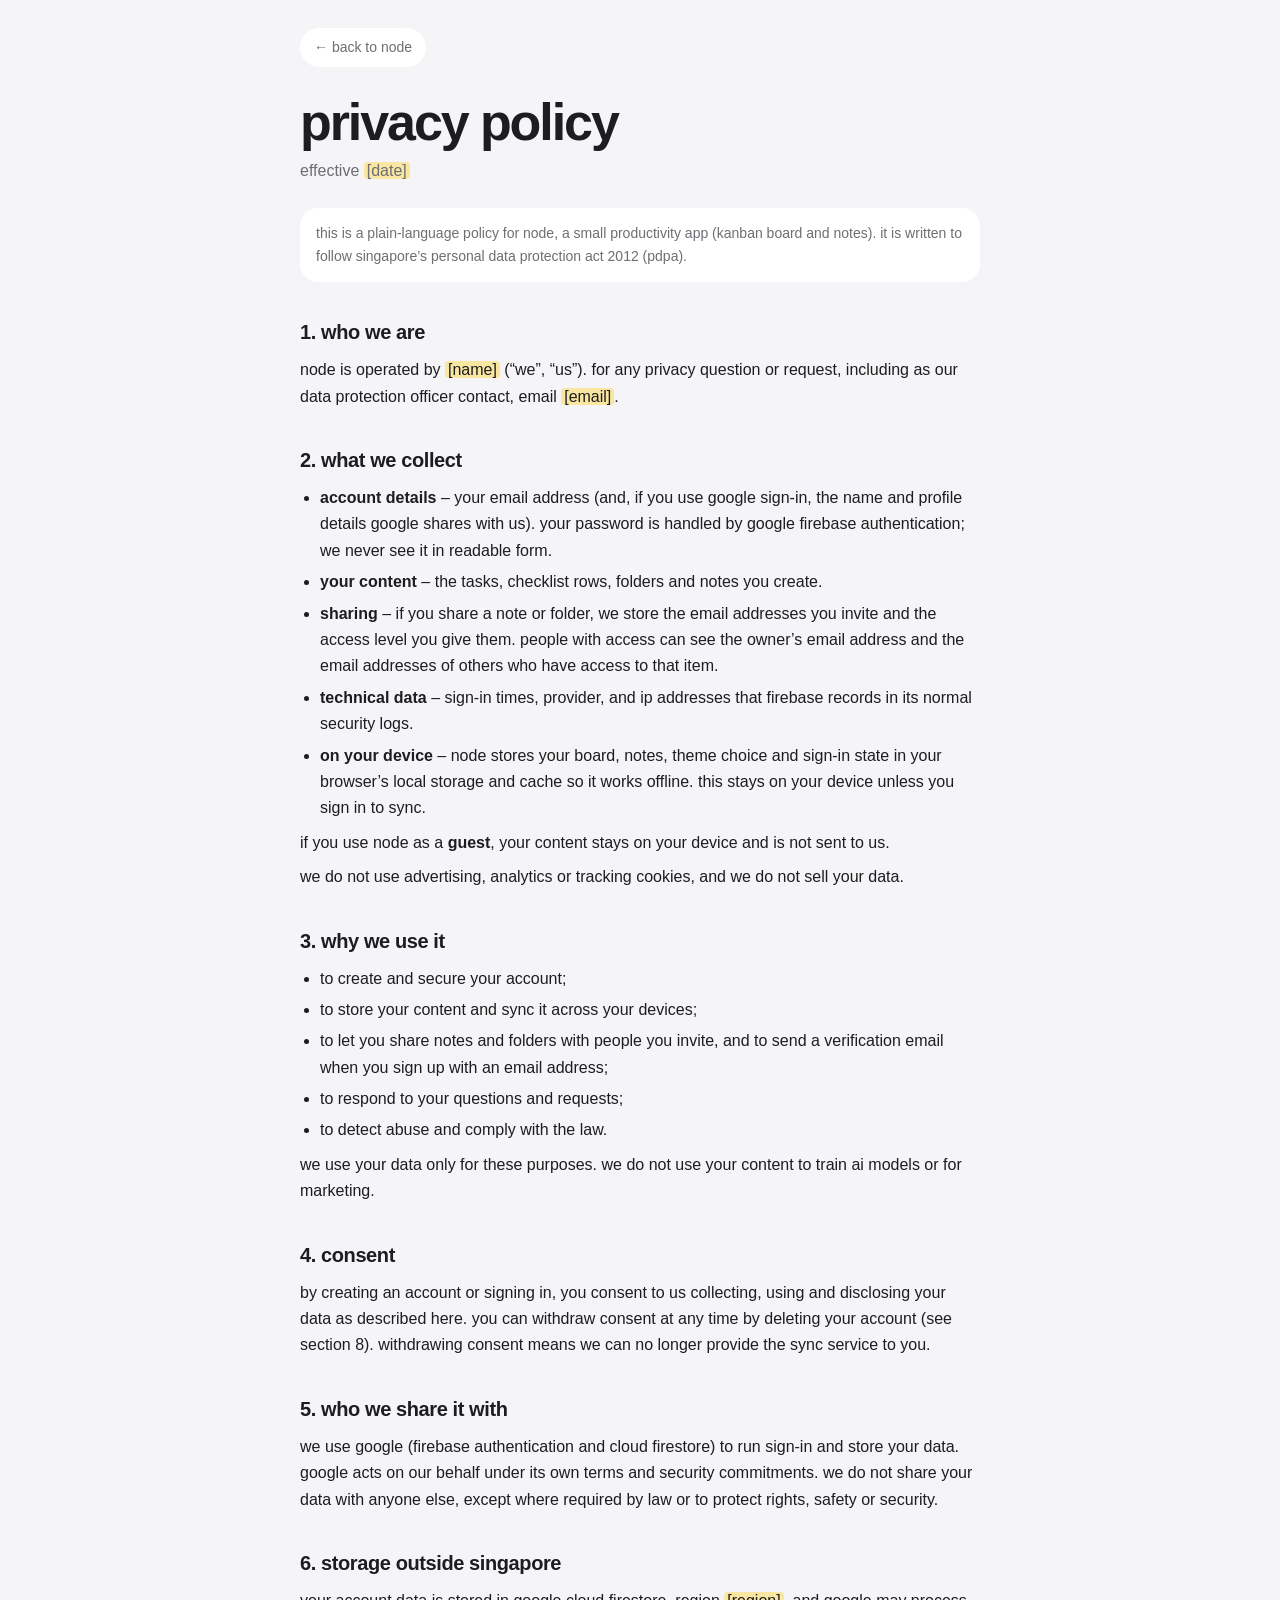
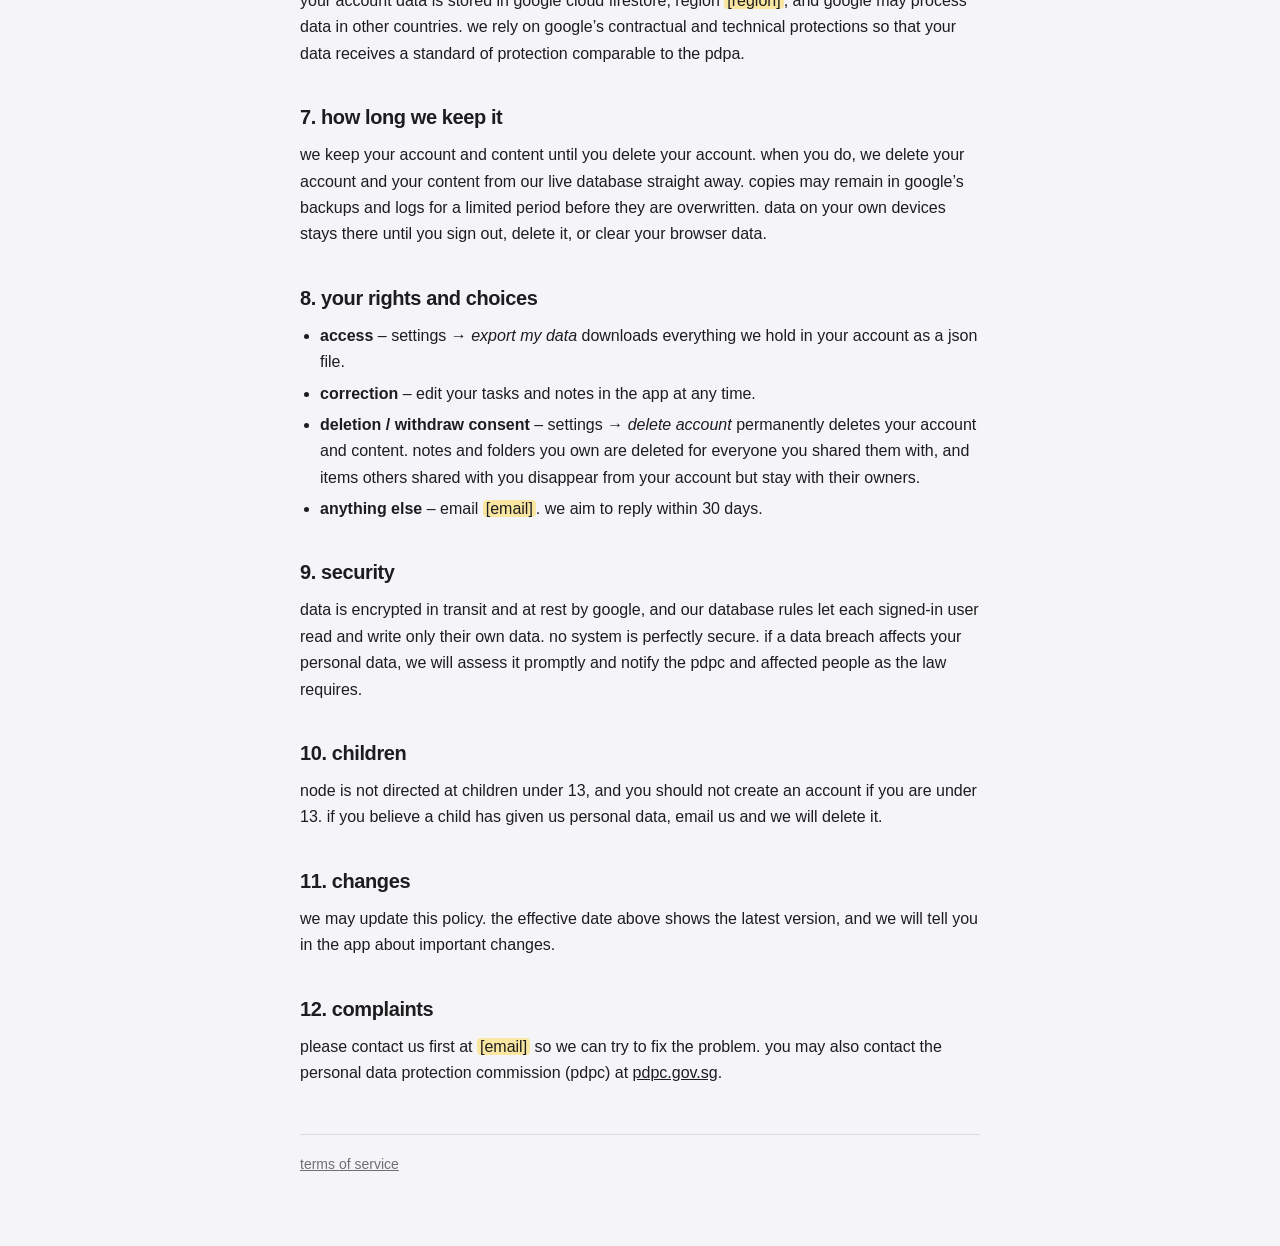
<file: privacy.html>
<!DOCTYPE html>
<html lang="en"><head><meta charset="utf-8"><meta name="viewport" content="width=device-width, initial-scale=1, viewport-fit=cover">
<title>privacy policy · node</title>
<link rel="icon" type="image/svg+xml" href="icon.svg">
<script>try{var t=localStorage.getItem("node-theme");if(t==="light"||t==="dark")document.documentElement.dataset.theme=t}catch(e){}</script>
<link rel="stylesheet" href="legal.css"></head><body><main>
<a class="back" href="index.html">← back to node</a>
<h1>privacy policy</h1>
<p class="meta">effective <span data-l="date"></span></p>
<p class="note">this is a plain-language policy for node, a small productivity app (kanban board and notes). it is written to follow singapore’s personal data protection act 2012 (pdpa).</p>

<h2>1. who we are</h2>
<p>node is operated by <span data-l="name"></span> (“we”, “us”). for any privacy question or request, including as our data protection officer contact, email <a data-l="email"></a>.</p>

<h2>2. what we collect</h2>
<ul>
<li><b>account details</b> – your email address (and, if you use google sign-in, the name and profile details google shares with us). your password is handled by google firebase authentication; we never see it in readable form.</li>
<li><b>your content</b> – the tasks, checklist rows, folders and notes you create.</li>
<li><b>sharing</b> – if you share a note or folder, we store the email addresses you invite and the access level you give them. people with access can see the owner’s email address and the email addresses of others who have access to that item.</li>
<li><b>technical data</b> – sign-in times, provider, and ip addresses that firebase records in its normal security logs.</li>
<li><b>on your device</b> – node stores your board, notes, theme choice and sign-in state in your browser’s local storage and cache so it works offline. this stays on your device unless you sign in to sync.</li>
</ul>
<p>if you use node as a <b>guest</b>, your content stays on your device and is not sent to us.</p>
<p>we do not use advertising, analytics or tracking cookies, and we do not sell your data.</p>

<h2>3. why we use it</h2>
<ul>
<li>to create and secure your account;</li>
<li>to store your content and sync it across your devices;</li>
<li>to let you share notes and folders with people you invite, and to send a verification email when you sign up with an email address;</li>
<li>to respond to your questions and requests;</li>
<li>to detect abuse and comply with the law.</li>
</ul>
<p>we use your data only for these purposes. we do not use your content to train ai models or for marketing.</p>

<h2>4. consent</h2>
<p>by creating an account or signing in, you consent to us collecting, using and disclosing your data as described here. you can withdraw consent at any time by deleting your account (see section 8). withdrawing consent means we can no longer provide the sync service to you.</p>

<h2>5. who we share it with</h2>
<p>we use google (firebase authentication and cloud firestore) to run sign-in and store your data. google acts on our behalf under its own terms and security commitments. we do not share your data with anyone else, except where required by law or to protect rights, safety or security.</p>

<h2>6. storage outside singapore</h2>
<p>your account data is stored in google cloud firestore, region <span data-l="region"></span>, and google may process data in other countries. we rely on google’s contractual and technical protections so that your data receives a standard of protection comparable to the pdpa.</p>

<h2>7. how long we keep it</h2>
<p>we keep your account and content until you delete your account. when you do, we delete your account and your content from our live database straight away. copies may remain in google’s backups and logs for a limited period before they are overwritten. data on your own devices stays there until you sign out, delete it, or clear your browser data.</p>

<h2>8. your rights and choices</h2>
<ul>
<li><b>access</b> – settings → <i>export my data</i> downloads everything we hold in your account as a json file.</li>
<li><b>correction</b> – edit your tasks and notes in the app at any time.</li>
<li><b>deletion / withdraw consent</b> – settings → <i>delete account</i> permanently deletes your account and content. notes and folders you own are deleted for everyone you shared them with, and items others shared with you disappear from your account but stay with their owners.</li>
<li><b>anything else</b> – email <a data-l="email"></a>. we aim to reply within 30 days.</li>
</ul>

<h2>9. security</h2>
<p>data is encrypted in transit and at rest by google, and our database rules let each signed-in user read and write only their own data. no system is perfectly secure. if a data breach affects your personal data, we will assess it promptly and notify the pdpc and affected people as the law requires.</p>

<h2>10. children</h2>
<p>node is not directed at children under 13, and you should not create an account if you are under 13. if you believe a child has given us personal data, email us and we will delete it.</p>

<h2>11. changes</h2>
<p>we may update this policy. the effective date above shows the latest version, and we will tell you in the app about important changes.</p>

<h2>12. complaints</h2>
<p>please contact us first at <a data-l="email"></a> so we can try to fix the problem. you may also contact the personal data protection commission (pdpc) at <a href="https://www.pdpc.gov.sg" rel="noopener">pdpc.gov.sg</a>.</p>

<div class="foot"><a href="terms.html">terms of service</a></div>
</main><script src="legal.js"></script></body></html>
</file>
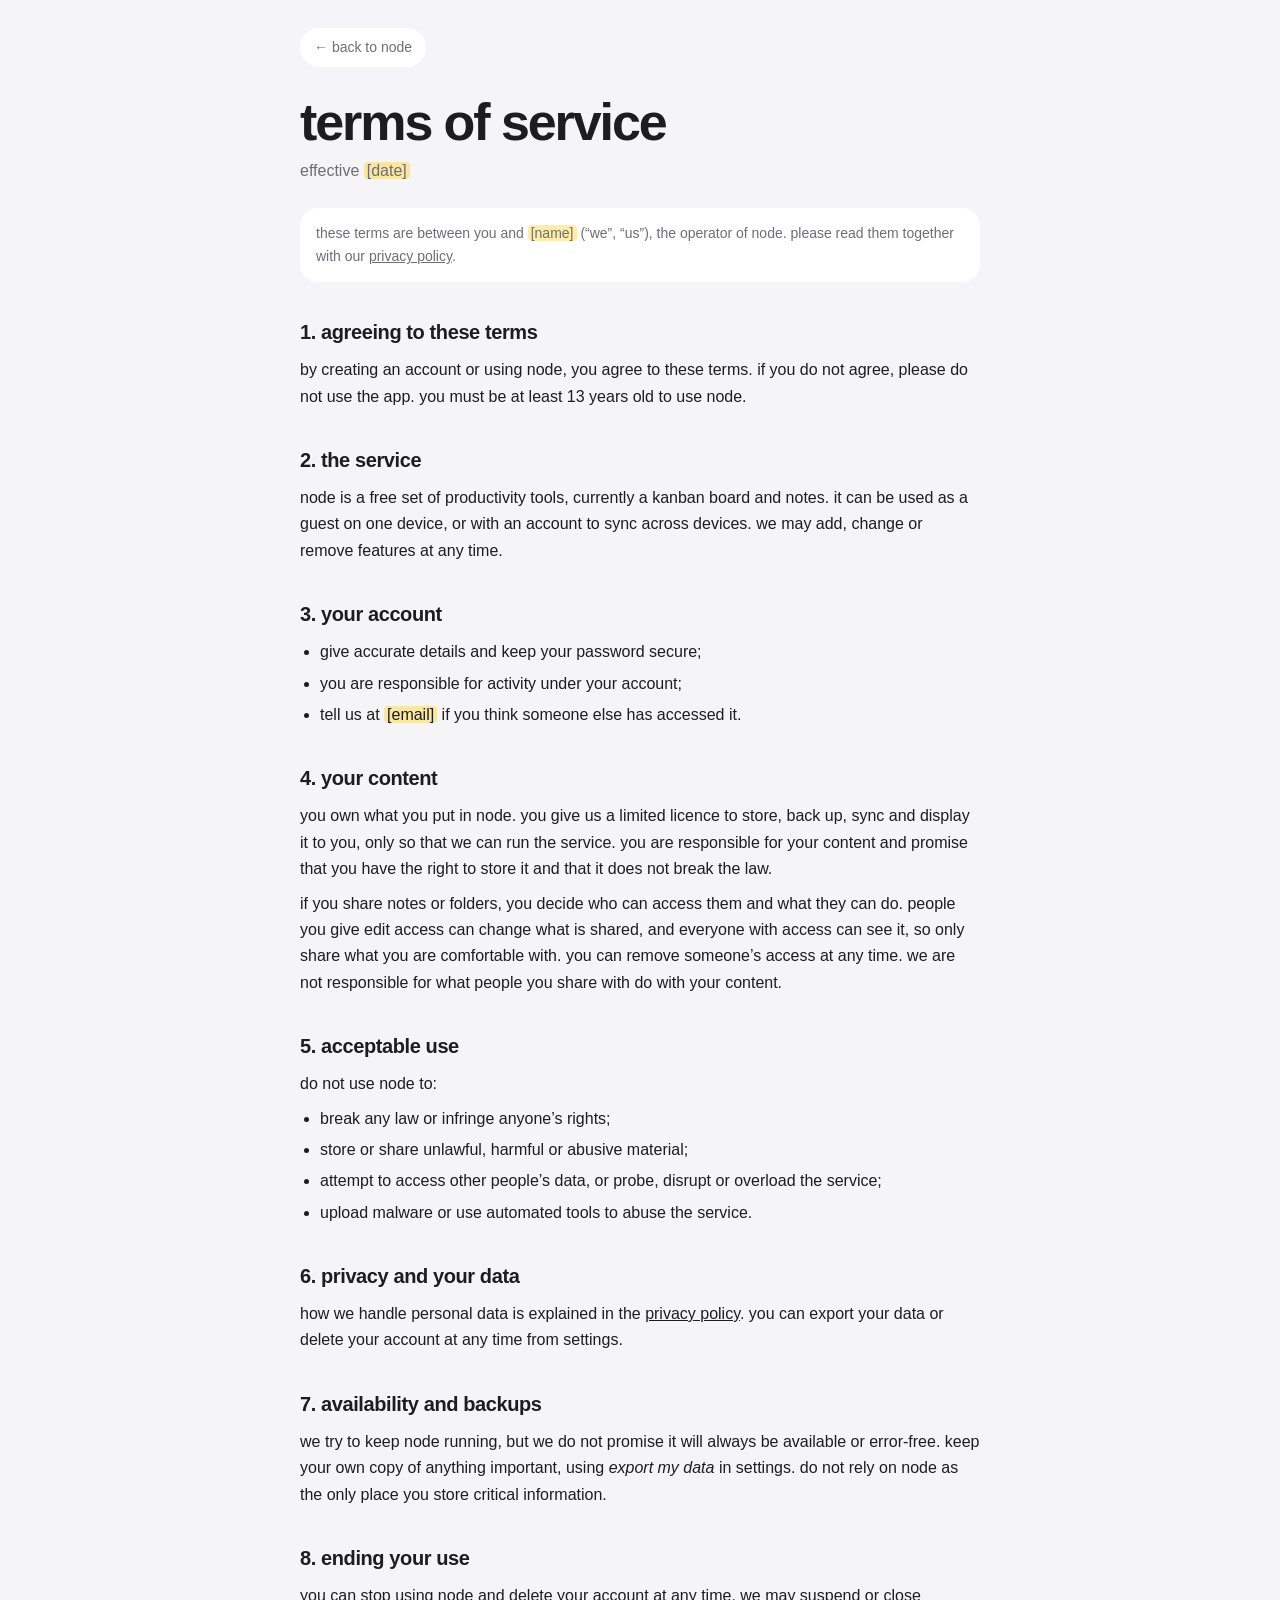
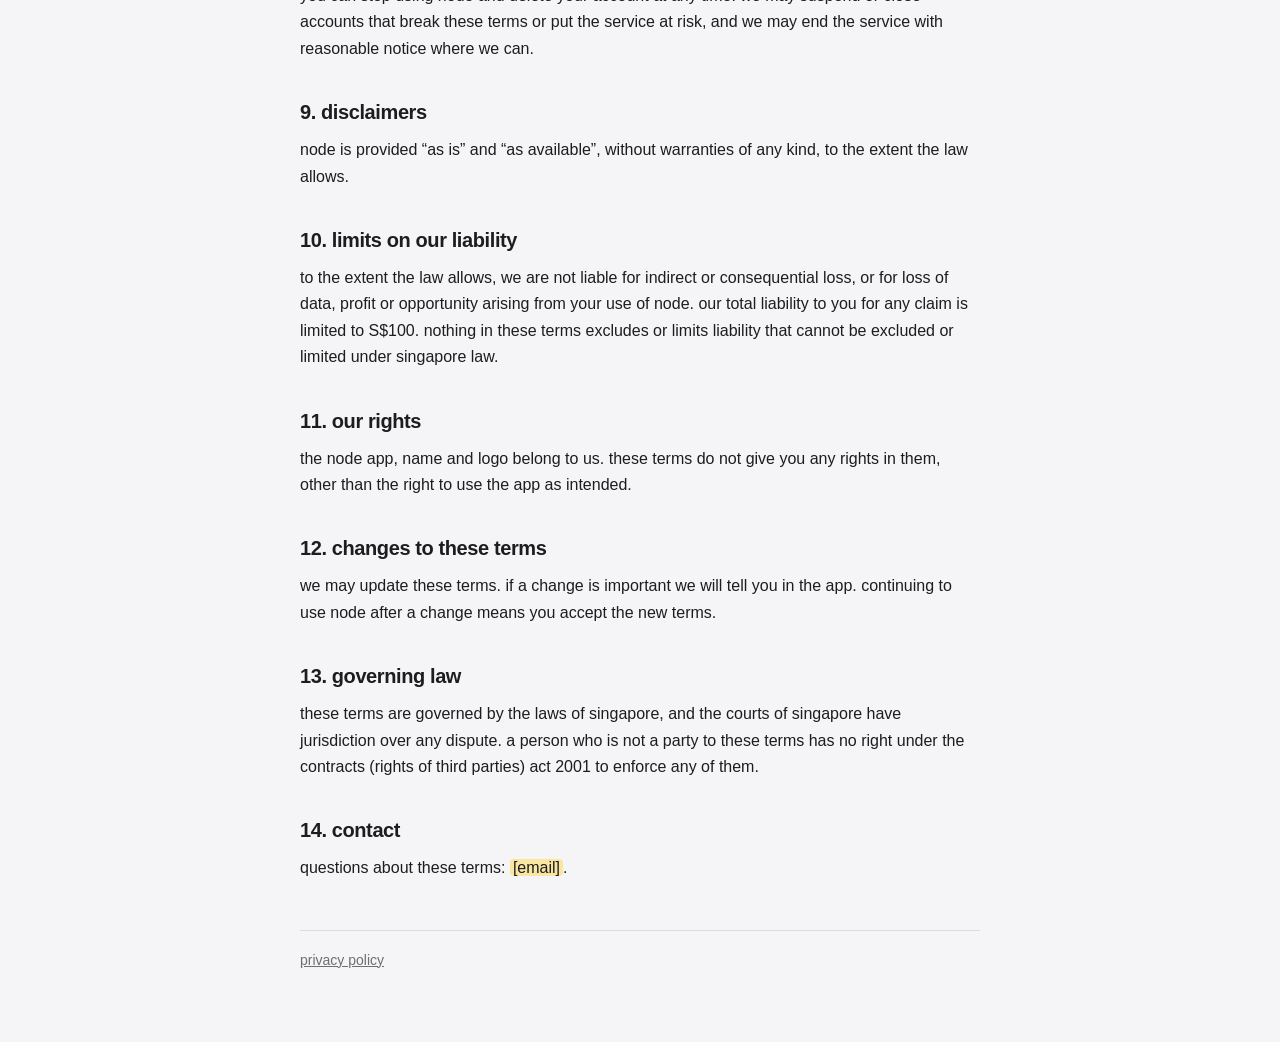
<file: terms.html>
<!DOCTYPE html>
<html lang="en"><head><meta charset="utf-8"><meta name="viewport" content="width=device-width, initial-scale=1, viewport-fit=cover">
<title>terms of service · node</title>
<link rel="icon" type="image/svg+xml" href="icon.svg">
<script>try{var t=localStorage.getItem("node-theme");if(t==="light"||t==="dark")document.documentElement.dataset.theme=t}catch(e){}</script>
<link rel="stylesheet" href="legal.css"></head><body><main>
<a class="back" href="index.html">← back to node</a>
<h1>terms of service</h1>
<p class="meta">effective <span data-l="date"></span></p>
<p class="note">these terms are between you and <span data-l="name"></span> (“we”, “us”), the operator of node. please read them together with our <a href="privacy.html">privacy policy</a>.</p>

<h2>1. agreeing to these terms</h2>
<p>by creating an account or using node, you agree to these terms. if you do not agree, please do not use the app. you must be at least 13 years old to use node.</p>

<h2>2. the service</h2>
<p>node is a free set of productivity tools, currently a kanban board and notes. it can be used as a guest on one device, or with an account to sync across devices. we may add, change or remove features at any time.</p>

<h2>3. your account</h2>
<ul>
<li>give accurate details and keep your password secure;</li>
<li>you are responsible for activity under your account;</li>
<li>tell us at <a data-l="email"></a> if you think someone else has accessed it.</li>
</ul>

<h2>4. your content</h2>
<p>you own what you put in node. you give us a limited licence to store, back up, sync and display it to you, only so that we can run the service. you are responsible for your content and promise that you have the right to store it and that it does not break the law.</p>
<p>if you share notes or folders, you decide who can access them and what they can do. people you give edit access can change what is shared, and everyone with access can see it, so only share what you are comfortable with. you can remove someone’s access at any time. we are not responsible for what people you share with do with your content.</p>

<h2>5. acceptable use</h2>
<p>do not use node to:</p>
<ul>
<li>break any law or infringe anyone’s rights;</li>
<li>store or share unlawful, harmful or abusive material;</li>
<li>attempt to access other people’s data, or probe, disrupt or overload the service;</li>
<li>upload malware or use automated tools to abuse the service.</li>
</ul>

<h2>6. privacy and your data</h2>
<p>how we handle personal data is explained in the <a href="privacy.html">privacy policy</a>. you can export your data or delete your account at any time from settings.</p>

<h2>7. availability and backups</h2>
<p>we try to keep node running, but we do not promise it will always be available or error-free. keep your own copy of anything important, using <i>export my data</i> in settings. do not rely on node as the only place you store critical information.</p>

<h2>8. ending your use</h2>
<p>you can stop using node and delete your account at any time. we may suspend or close accounts that break these terms or put the service at risk, and we may end the service with reasonable notice where we can.</p>

<h2>9. disclaimers</h2>
<p>node is provided “as is” and “as available”, without warranties of any kind, to the extent the law allows.</p>

<h2>10. limits on our liability</h2>
<p>to the extent the law allows, we are not liable for indirect or consequential loss, or for loss of data, profit or opportunity arising from your use of node. our total liability to you for any claim is limited to S$100. nothing in these terms excludes or limits liability that cannot be excluded or limited under singapore law.</p>

<h2>11. our rights</h2>
<p>the node app, name and logo belong to us. these terms do not give you any rights in them, other than the right to use the app as intended.</p>

<h2>12. changes to these terms</h2>
<p>we may update these terms. if a change is important we will tell you in the app. continuing to use node after a change means you accept the new terms.</p>

<h2>13. governing law</h2>
<p>these terms are governed by the laws of singapore, and the courts of singapore have jurisdiction over any dispute. a person who is not a party to these terms has no right under the contracts (rights of third parties) act 2001 to enforce any of them.</p>

<h2>14. contact</h2>
<p>questions about these terms: <a data-l="email"></a>.</p>

<div class="foot"><a href="privacy.html">privacy policy</a></div>
</main><script src="legal.js"></script></body></html>
</file>
<file: legal.css>
:root{--bg:#f5f5f7;--card:#fff;--fg:#1d1d1f;--mute:#6e6e73;--line:rgba(0,0,0,.1);color-scheme:light;padding:env(safe-area-inset-top,0px) env(safe-area-inset-right,0px) env(safe-area-inset-bottom,0px) env(safe-area-inset-left,0px)}
@media (prefers-color-scheme:dark){:root:not([data-theme="light"]){--bg:#000;--card:#1c1c1e;--fg:#f5f5f7;--mute:#98989d;--line:rgba(255,255,255,.12);color-scheme:dark}}
:root[data-theme="dark"]{--bg:#000;--card:#1c1c1e;--fg:#f5f5f7;--mute:#98989d;--line:rgba(255,255,255,.12);color-scheme:dark}
*{box-sizing:border-box}
html{background:var(--bg)}
body{margin:0;background:var(--bg);color:var(--fg);font:16px/1.65 -apple-system,BlinkMacSystemFont,"SF Pro Text","Helvetica Neue",Helvetica,Arial,sans-serif;-webkit-font-smoothing:antialiased}
main{max-width:720px;margin:0 auto;padding:28px 20px 70px}
.back{display:inline-block;color:var(--mute);text-decoration:none;font-size:14px;padding:8px 14px;border-radius:999px;background:var(--card);margin-bottom:28px}
h1{font-size:clamp(34px,8vw,52px);letter-spacing:-.04em;line-height:1.05;margin:0 0 8px;text-transform:lowercase}
h2{font-size:20px;letter-spacing:-.02em;margin:34px 0 6px;text-transform:lowercase}
.meta{color:var(--mute);margin:0 0 24px}
.note{background:var(--card);border-radius:18px;padding:14px 16px;color:var(--mute);font-size:14px;margin:0 0 10px}
p{margin:8px 0}
ul{padding-left:20px;margin:8px 0}
li{margin:5px 0}
a{color:inherit}
.ph{background:rgba(255,200,0,.35);border-radius:4px;padding:0 3px}
.foot{margin-top:48px;padding-top:18px;border-top:1px solid var(--line);color:var(--mute);font-size:14px}
</file>
